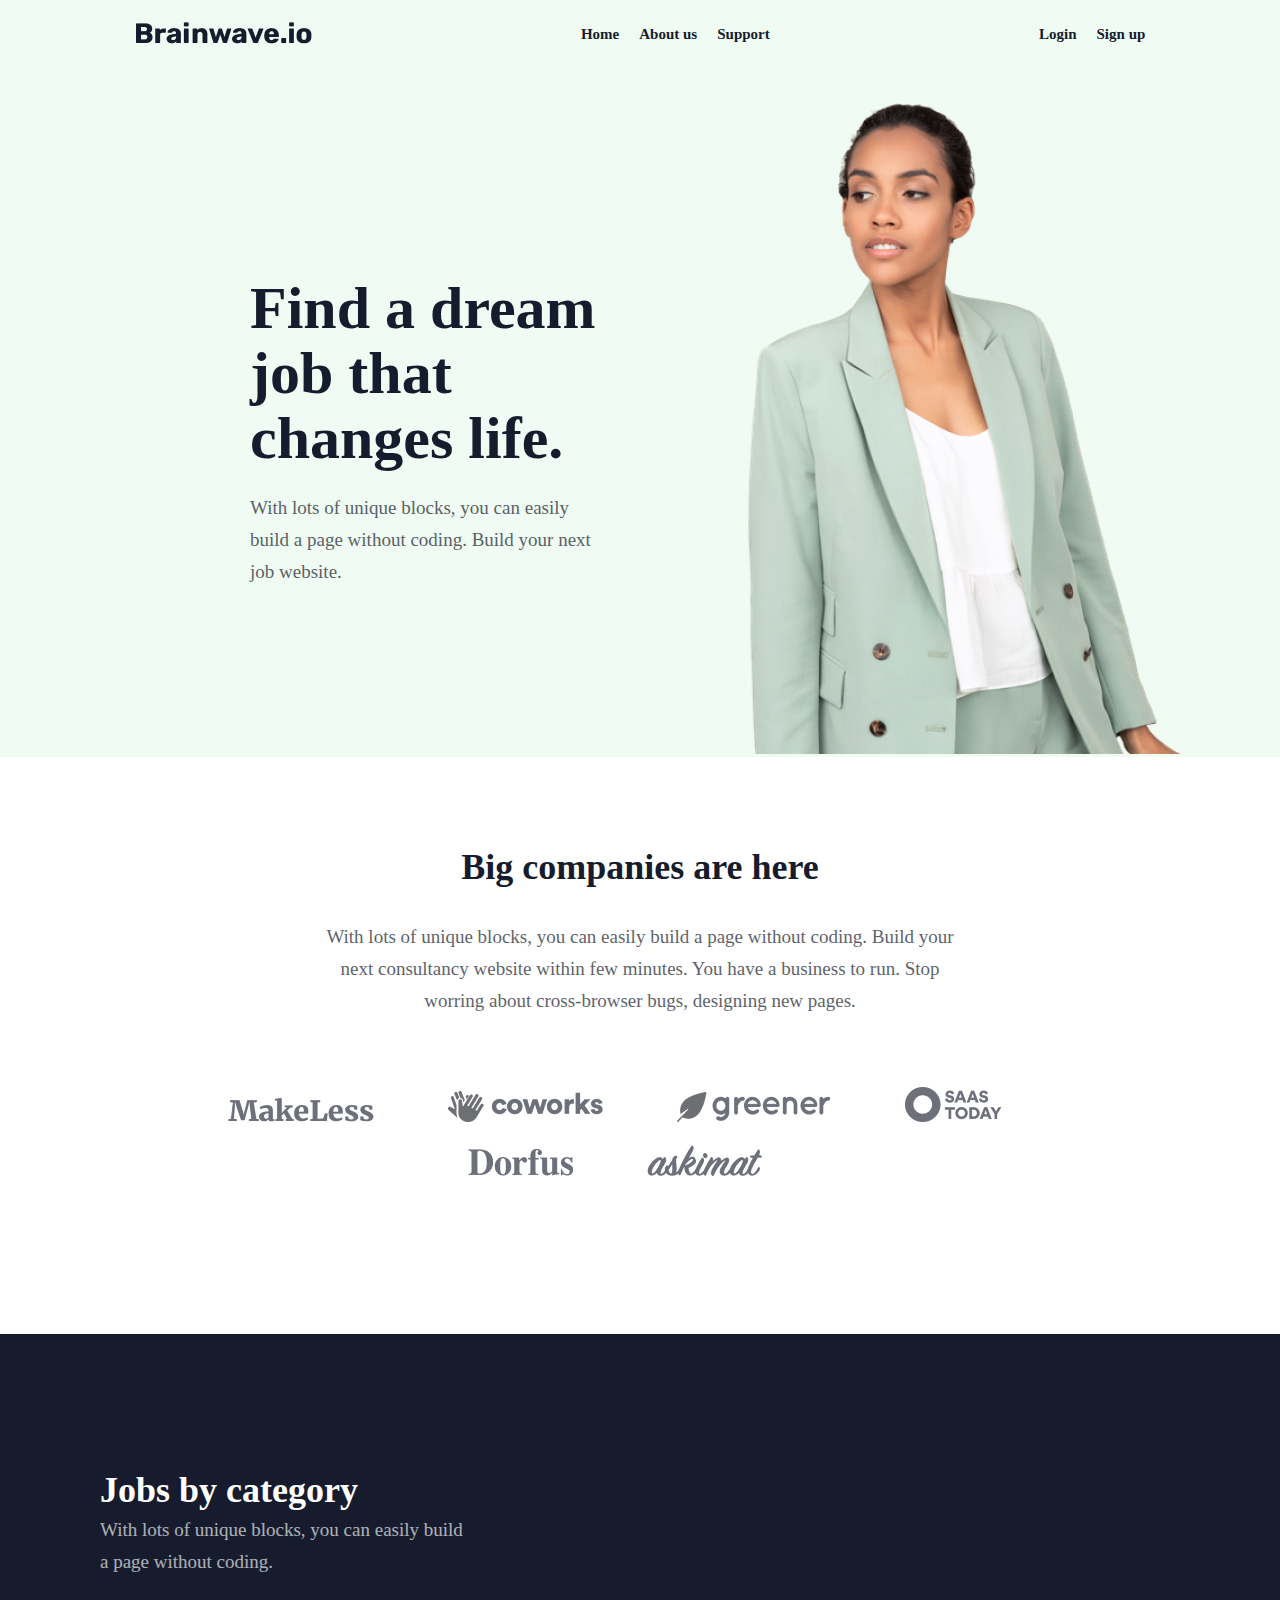
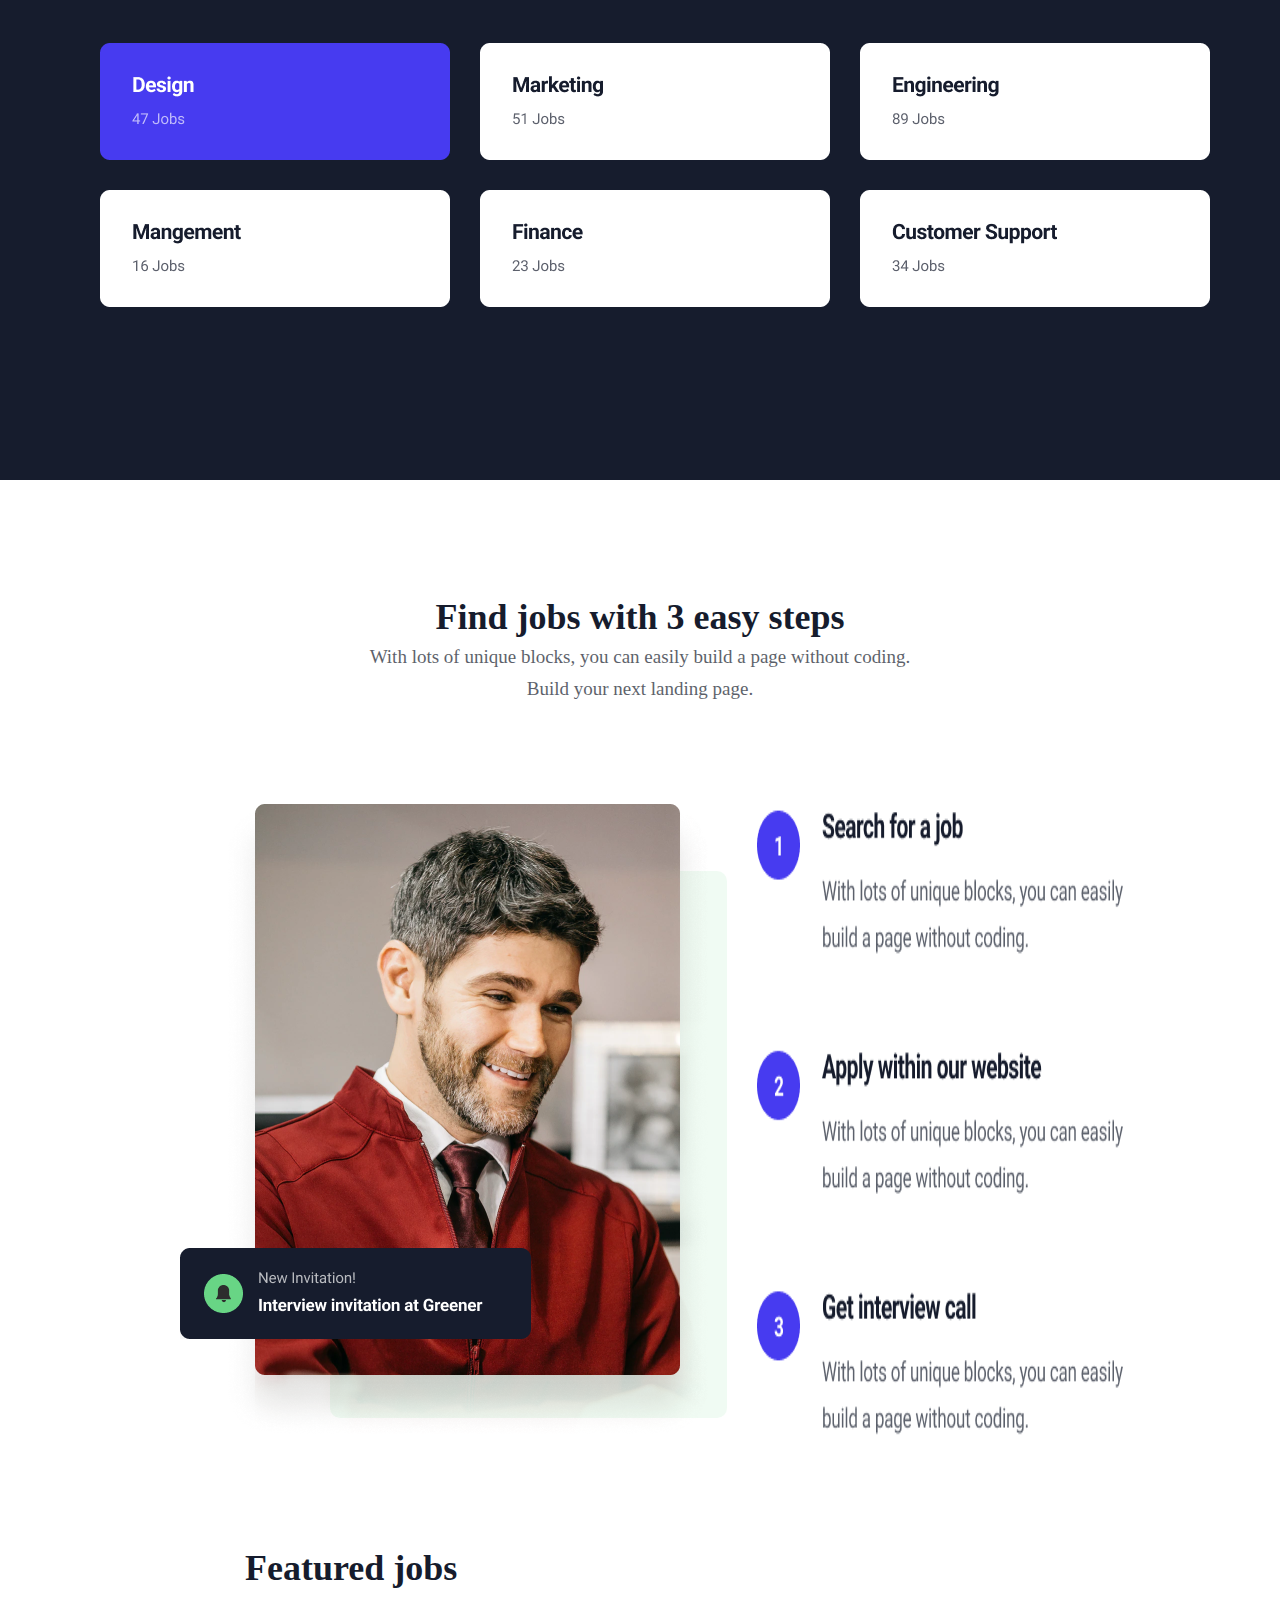
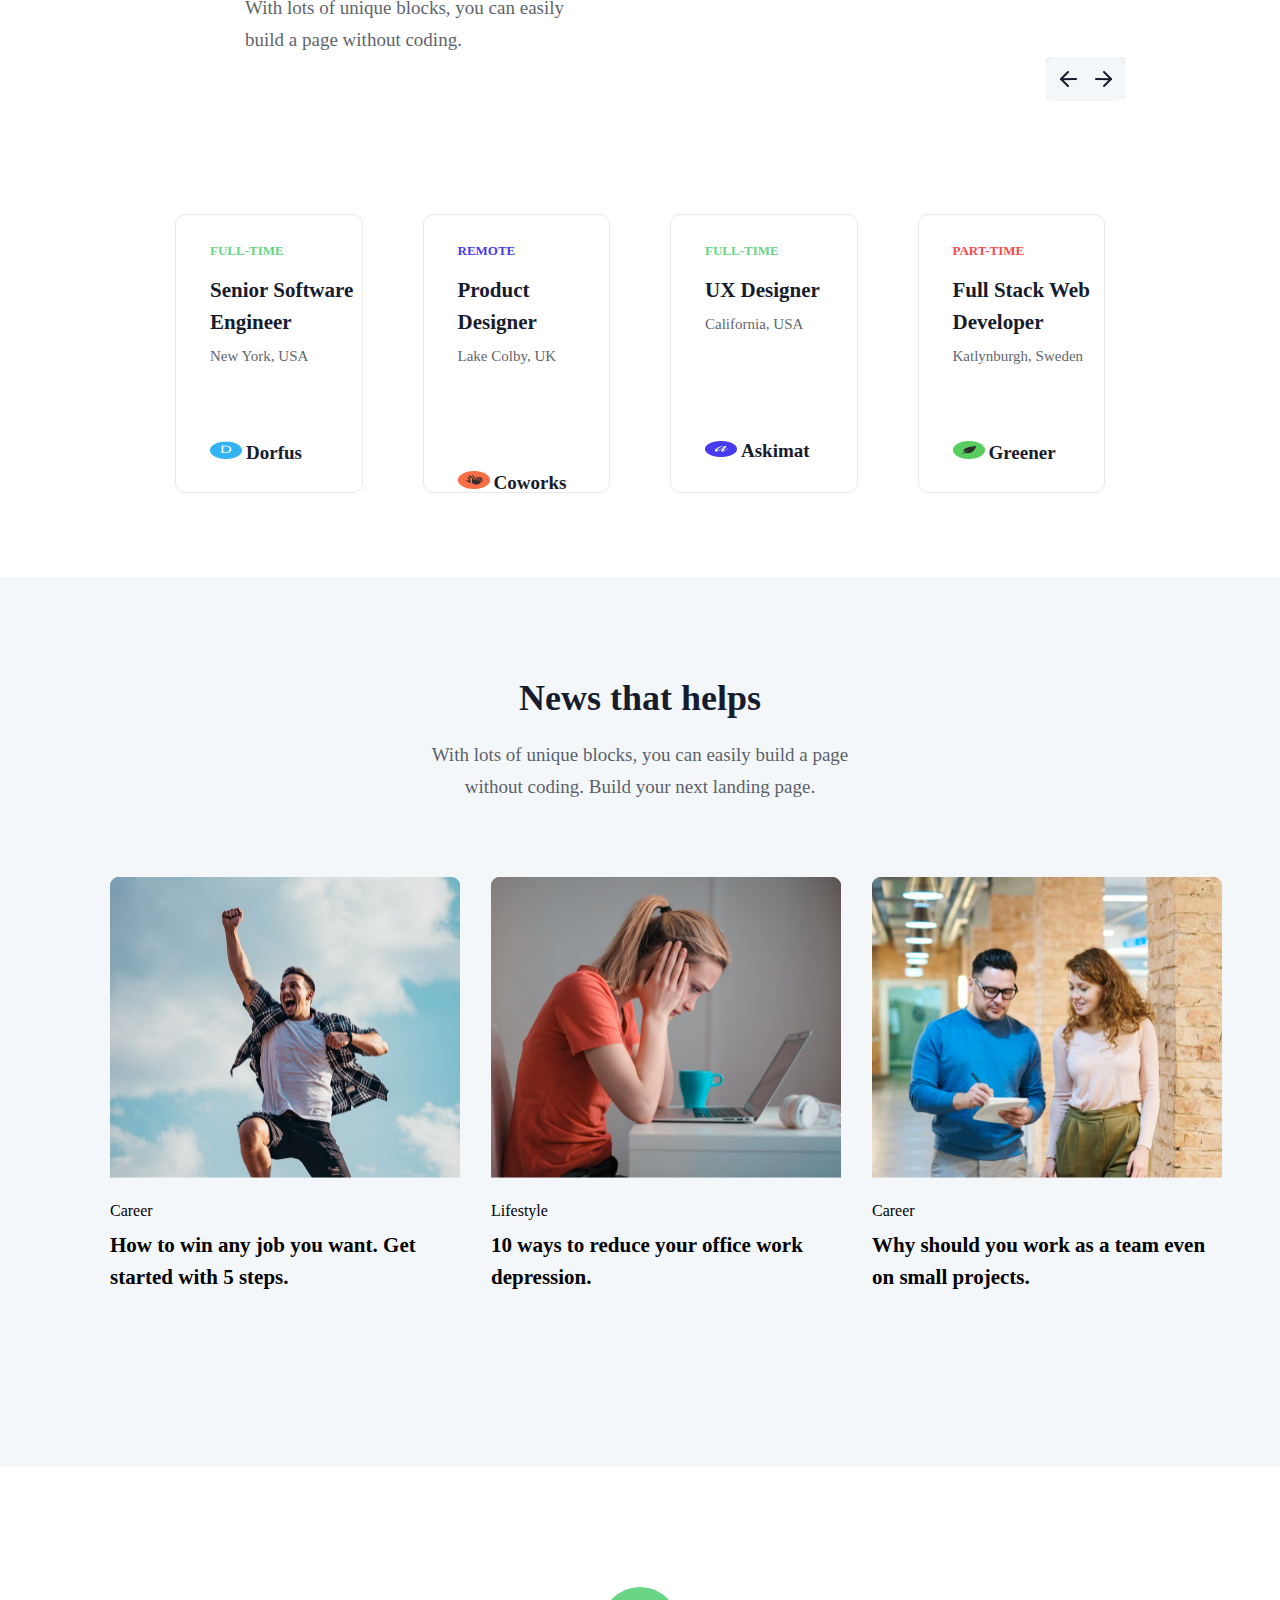
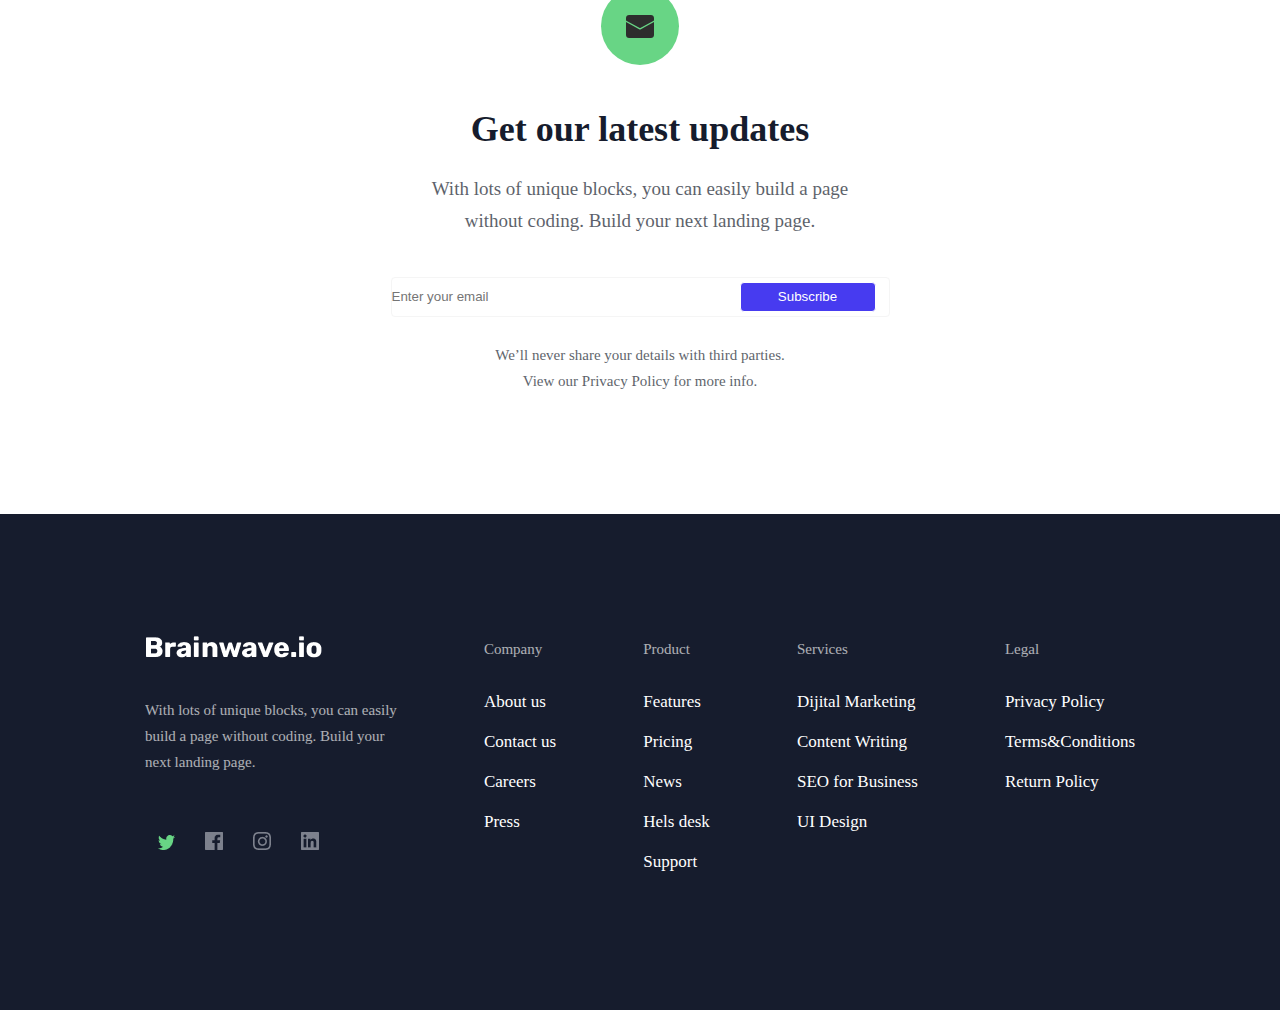
<file: index.html>
<!DOCTYPE html>
<html lang="en">
<head>
    <meta charset="UTF-8">
    <meta name="viewport" content="width=device-width, initial-scale=1.0">
    <title>Document</title>
    <link rel="stylesheet" href="assets/css/reset.css">
    <link rel="stylesheet" href="assets/css/style.css">
    <link rel="preconnect" href="https://fonts.googleapis.com">
<link rel="preconnect" href="https://fonts.gstatic.com" crossorigin>
<link href="https://fonts.googleapis.com/css2?family=Inter:ital,opsz,wght@0,14..32,100..900;1,14..32,100..900&family=Roboto:ital,wght@0,100..900;1,100..900&display=swap" rel="stylesheet">
</head>
<body>
    <header class="header">
        <div class="logo">
            <img src="assets/images/shadepro.png" alt="logo">
        </div>
        <div class="navbar">
            <nav>
                <ul class="navlist">
                    <li class="navitem">
                        <a class="navlink" href="../../index.html">Home</a>
                    </li>
                    <li class="navitem">
                        <a class="navlink" href="assets/pages/about.html">About us</a>
                    </li>
                    <li navitem>
                        <a class="navlink" href="assets/pages/support.html">Support</a>
                    </li>
                </ul>
            </nav>
            
        </div>
        <div class="nav">
           <nav>
                <ul class="nav-list">
                    <li class="nav-item">
                        <a class="navlink" href="assets/pages/login.html">Login</a>
                    </li>
                    <li class="nav-item">
                        <a class="navlink" href="assets/pages/signup.html">Sign up</a>
                    </li>
                </ul>
            </nav>
        </div>
    </header>
    <main>
        <section class="section1">
            <div class="title">
                <h1 class="title1">Find a dream <br> job that <br> changes life.</h1>
                <p class="text">With lots of unique blocks, you can easily <br> build a page without coding. Build your next <br> job website.</p>
            </div>
            <div class="image">
                <img src="assets/images/office.png" alt="img">
            </div>
        </section>
        <section class="section-object">
            <div class="section2">
                <div class="title2">
                    <h2 class="object-title">Big companies are here</h2>
                    <p class="text2">With lots of unique blocks, you can easily build a page without coding. Build your <br> next consultancy website within few minutes. You have a business to run. Stop <br> worring about cross-browser bugs, designing new pages.</p>
                </div>
                <div class="object">
                    <img class="object1" src="assets/images/Object.png" alt="object">
                    <img class="object1" src="assets/images/Object (1).png" alt="object1">
                    <img class="object1" src="assets/images/Object (2).png" alt="object2">
                    <img class="object1" src="assets/images/Object (3).png" alt="object3"><br class="object6">
                    <img class="object1" src="assets/images/Object (4).png" alt="object4">
                    <img class="object1" src="assets/images/Object (5).png" alt="object5">
                </div>
            </div>
        </section>
        <section class="section3">
            <div class="section3-title">
                <h3 class="title3">Jobs by category</h3>
                <p class="text3">With lots of unique blocks, you can easily build <br> a page without coding.</p>
            </div>
            <div class="buttons">
                <img src="assets/images/1.png" alt="btn">
                <img src="assets/images/1 copy.png" alt="btn">
                <img src="assets/images/1 copy 2.png" alt="btn">
                <img src="assets/images/1 copy 5.png" alt="btn">
                <img src="assets/images/1 copy 4.png" alt="btn">
                <img src="assets/images/1 copy 3.png" alt="btn">
            </div>
        </section>
        <section class="section4">
            <div class="section4-title">
                <h4 class="title4">Find jobs with 3 easy steps</h4>
                <p class="text4">With lots of unique blocks, you can easily build a page without coding. <br>Build your next landing page.</p>
            </div>
            <div class="foto-flex">
            <div class="foto">
                <img class="section4-img" src="assets/images/IMG.png" alt="image">
                <div class="box"></div>
                <img class="notification" src="assets/images/Notification 1.png" alt="notification">
            </div>
            <img class="content-right" src="assets/images/Content Right.png" alt="content">
             </div>
            
            <!-- <div class="texts">
                
                <img class="oval" src="assets/images/Group 2.png" alt="oval">
                <div class="group1">
                <p class="group-title">Search for a job</p>
                <p class="group-text">With lots of unique blocks, you can easily <br> build a page without coding. </p>
                </div>
                <img class="oval" src="assets/images/Group 2 (1).png" alt="oval">
                <div class="group2">
                <p class="group-title">Apply within our website</p>
                <p class="group-text">With lots of unique blocks, you can easily <br> build a page without coding. </p>
                </div>
                <img class="oval" src="assets/images/Group 2 (2).png" alt="oval">
                 <div  class="group3">
                <p class="group-title">Get interview call</p>
                <p class="group-text">With lots of unique blocks, you can easily <br> build a page without coding. </p>
                 </div>
            </div> -->
           
        </section>
        <section class="section5">
            <div class="section5-title">
                <h5 class="title5">Featured jobs</h5>
                <p class="text5">With lots of unique blocks, you can easily <br> build a page without coding.</p>
                <button class="btn5"><svg width="79" height="44" viewBox="0 0 79 44" fill="none" xmlns="http://www.w3.org/2000/svg">
<g clip-path="url(#clip0_1_159)">
<rect width="79" height="44" rx="10" fill="#F4F7FA"/>
<path d="M50 22L65 22.2222" stroke="#161C2D" stroke-width="2" stroke-linecap="round" stroke-linejoin="round"/>
<path d="M58 15L65 22L58 29" stroke="#161C2D" stroke-width="2" stroke-linecap="round" stroke-linejoin="round"/>
<path d="M30 22L15 22.2222" stroke="#161C2D" stroke-width="2" stroke-linecap="round" stroke-linejoin="round"/>
<path d="M22 15L15 22L22 29" stroke="#161C2D" stroke-width="2" stroke-linecap="round" stroke-linejoin="round"/>
</g>
<defs>
<clipPath id="clip0_1_159">
<rect width="79" height="44" fill="white"/>
</clipPath>
</defs>
</svg>
</button>
            </div>
            <div class="parent-box">
            <div class="section5-box">
                <div class="boxes5">
                <p class="box-title1">FULL-TIME</p>
                <p class="box-text">Senior Software Engineer</p>
                <p class="region">New York, USA</p>
                <img class="box-img" src="assets/images/Logo.png" alt="Dorfus">
                <span class="box-name">Dorfus</span>
                </div>
            </div>
            <div class="section5-box">
                <div class="boxes5">
                <p class="box-title2">REMOTE</p>
                <p class="box-text">Product Designer</p>
                <p class="region">Lake Colby, UK</p>
                <div class="img-b">
                <img class="box-img" src="assets/images/Logo (1).png" alt="coworks">
                <span class="box-name">Coworks</span>
                </div>
                </div>
            </div>
            <div class="section5-box">
                <div class="boxes5">
                <p class="box-title3">FULL-TIME</p>
                <p class="box-text">UX Designer</p>
                <p class="region">California, USA</p>
                <div class="img-b">
                <img class="box-img" src="assets/images/Logo (2).png" alt="askimat">
                <span class="box-name">Askimat</span>
                </div>
                </div>
            </div>
            <div class="section5-box">
                <div class="boxes5">
                <p class="box-title4">PART-TIME</p>
                <p class="box-text">Full Stack Web Developer</p>
                <p class="region">Katlynburgh, Sweden</p>
                <img class="box-img" src="assets/images/Logo (3).png" alt="greener">
                <span class="box-name">Greener</span>
                </div>
            </div>
            </div>
        </section>
        <section class="section6">
            <div class="section6-title">
                <h6 class="title6">News that helps</h6>
                <p class="text6">With lots of unique blocks, you can easily build a page <br> without coding. Build your next landing page.</p>
            </div>
            <div class="parent-box6"> 
            <div class="section6-box">
                <img class="section6-img" src="assets/images/IMG (1).png" alt="img1">
                <p class="section6-text">Career</p>
                <p class="content6">How to win any job you want. Get started with 5 steps.</p>
            </div>
            <div class="section6-box">
                <img class="section6-img" src="assets/images/Img (2).png" alt="img2">
                <p class="section6-text">Lifestyle</p>
                <p class="content6">10 ways to reduce your office work depression.</p>
            </div>
            <div class="section6-box">
                <img class="section6-img" src="assets/images/IMG (3).png" alt="img3">
                <p class="section6-text">Career</p>
                <p class="content6">Why should you work as a team even on small projects.</p>
            </div>
            </div>
        </section>
        <section class="section7">
            <div class="section7-title">
               <svg class="svg7" width="78" height="78" viewBox="0 0 78 78" fill="none" xmlns="http://www.w3.org/2000/svg">
<circle cx="39" cy="39" r="39" fill="#68D585"/>
<path d="M49.9565 28H28.0435C26.3626 28 25 29.3228 25 30.9545V33.3181C25 33.5344 25.1216 33.7334 25.3171 33.837L38.7084 40.9278C38.8902 41.0241 39.1098 41.0241 39.2916 40.9278L52.6829 33.837C52.8784 33.7334 53 33.5344 53 33.3181V30.9545C53 29.3228 51.6374 28 49.9565 28Z" fill="#2D2D2D"/>
<path d="M39.8747 42.1983C39.3301 42.4969 38.6723 42.4969 38.1277 42.1983L25.014 35L25 35.0092V47.9366C25 49.6285 26.3626 51 28.0435 51H49.9565C51.6374 51 53 49.6285 53 47.9366V35.0092L52.986 35.0006L39.8747 42.1983Z" fill="#2D2D2D"/>
</svg>
              <p class="title7">Get our latest updates</p>
              <p class="text7">With lots of unique blocks, you can easily build a page <br> without coding. Build your next landing page.</p>
              <div class="input-btn">
                <form class="form">
              <input class="input7" type="email" name="email" placeholder="Enter your email">
               <button class="btn7">Subscribe</button>
               </form>
              </div>
              <p class="section7-end">We’ll never share your details with third parties.</p>
                      <p class="section7-end">View our Privacy Policy for more info.</p>
        
            </div>
        </section>
           </main>
           <footer>
        <section class="section8">
            <div class="footer1">
                <img class="footerlogo" src="assets/images/shadepro (1).png" alt="footerlogo">
                <p class="title8">With lots of unique blocks, you can easily <br> build a page without coding. Build your <br> next landing page.</p>
                 <img class="twiter" src="assets/icons/logo-twitter.png" alt="twiter">
                 <img class="twiter" src="assets/icons/logo-facebook.png" alt="facebook">
                 <img class="twiter" src="assets/icons/logo-instagram.png" alt="instagram">
                 <img class="twiter" src="assets/icons/logo-linkedin.png" alt="linkedin">
            </div>
            <div class="list8">
                <p class="section8-list">Company</p>
                <ul class="about-list">
                    <li>About us</li>
                    <li>Contact us</li>
                    <li>Careers</li>
                    <li>Press</li>
                </ul>
            </div>
            <div class="list8">
                <p class="section8-list">Product</p>
                <ul class="about-list">
                    <li>Features</li>
                    <li>Pricing</li>
                    <li>News</li>
                    <li>Hels desk</li>
                    <li>Support</li>
                </ul>
            </div>
            <div class="list8">
                <p class="section8-list">Services</p>
                <ul class="about-list">
                    <li>Dijital Marketing</li>
                    <li>Content Writing</li>
                    <li>SEO for Business</li>
                    <li>UI Design</li>
                </ul>
            </div>
            <div class="list8">
                <p class="section8-list">Legal</p>
                <ul class="about-list">
                    <li>Privacy Policy</li>
                    <li>Terms&Conditions</li>
                    <li>Return Policy</li>
                </ul>
            </div>
        </section>
        </footer>
 
    
</body>
</html>
</file>
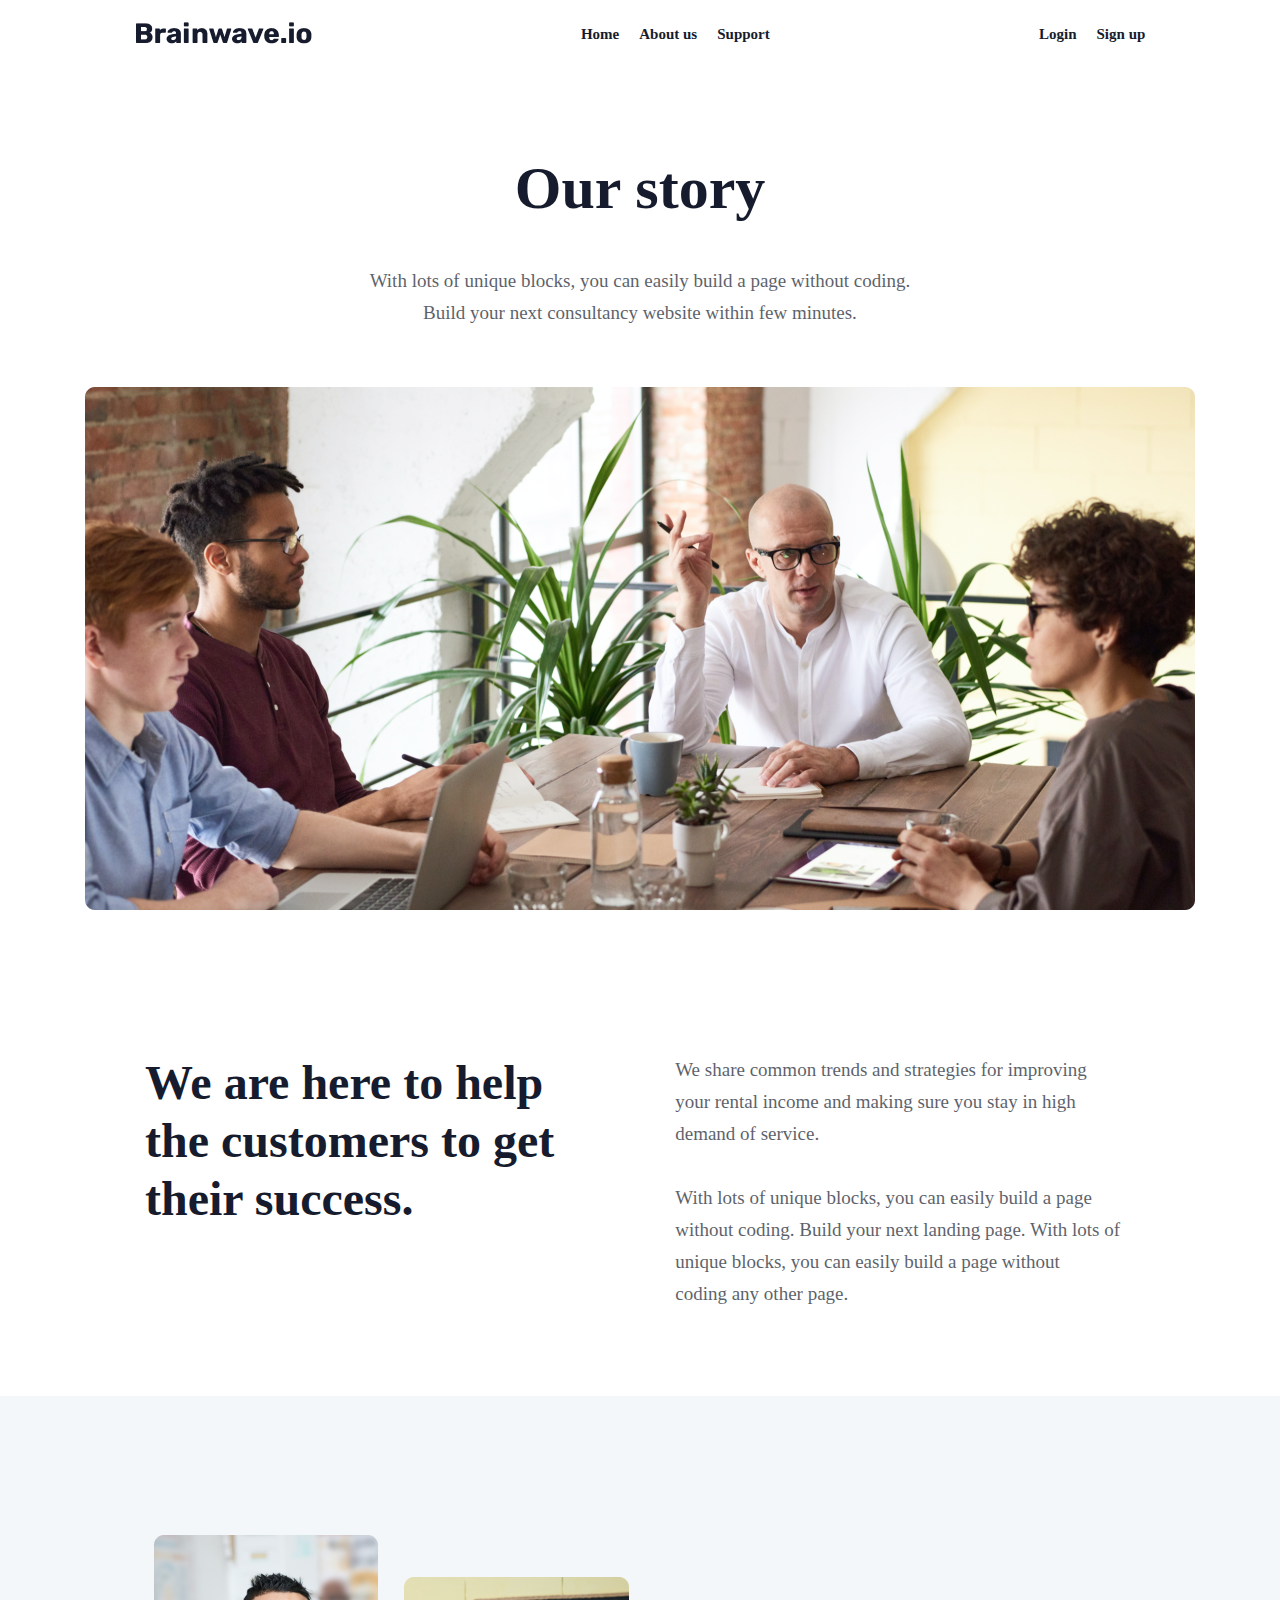
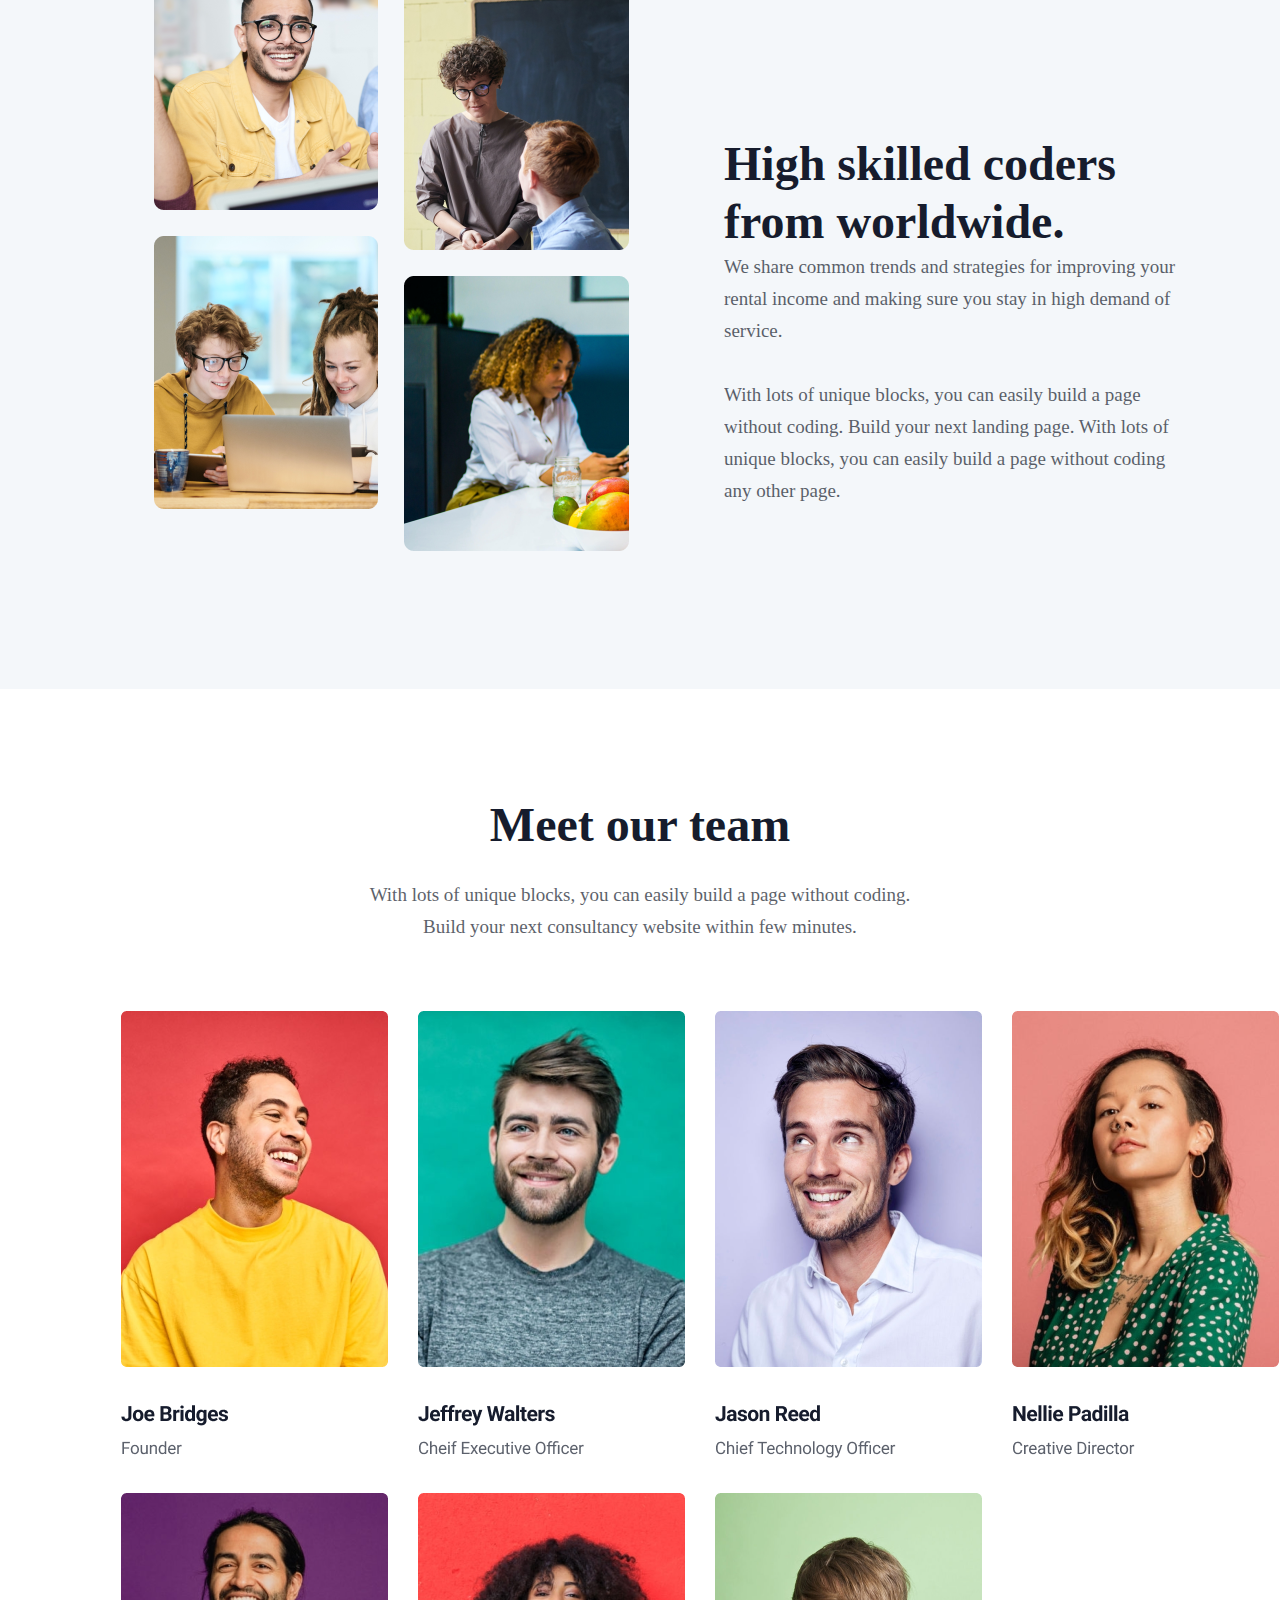
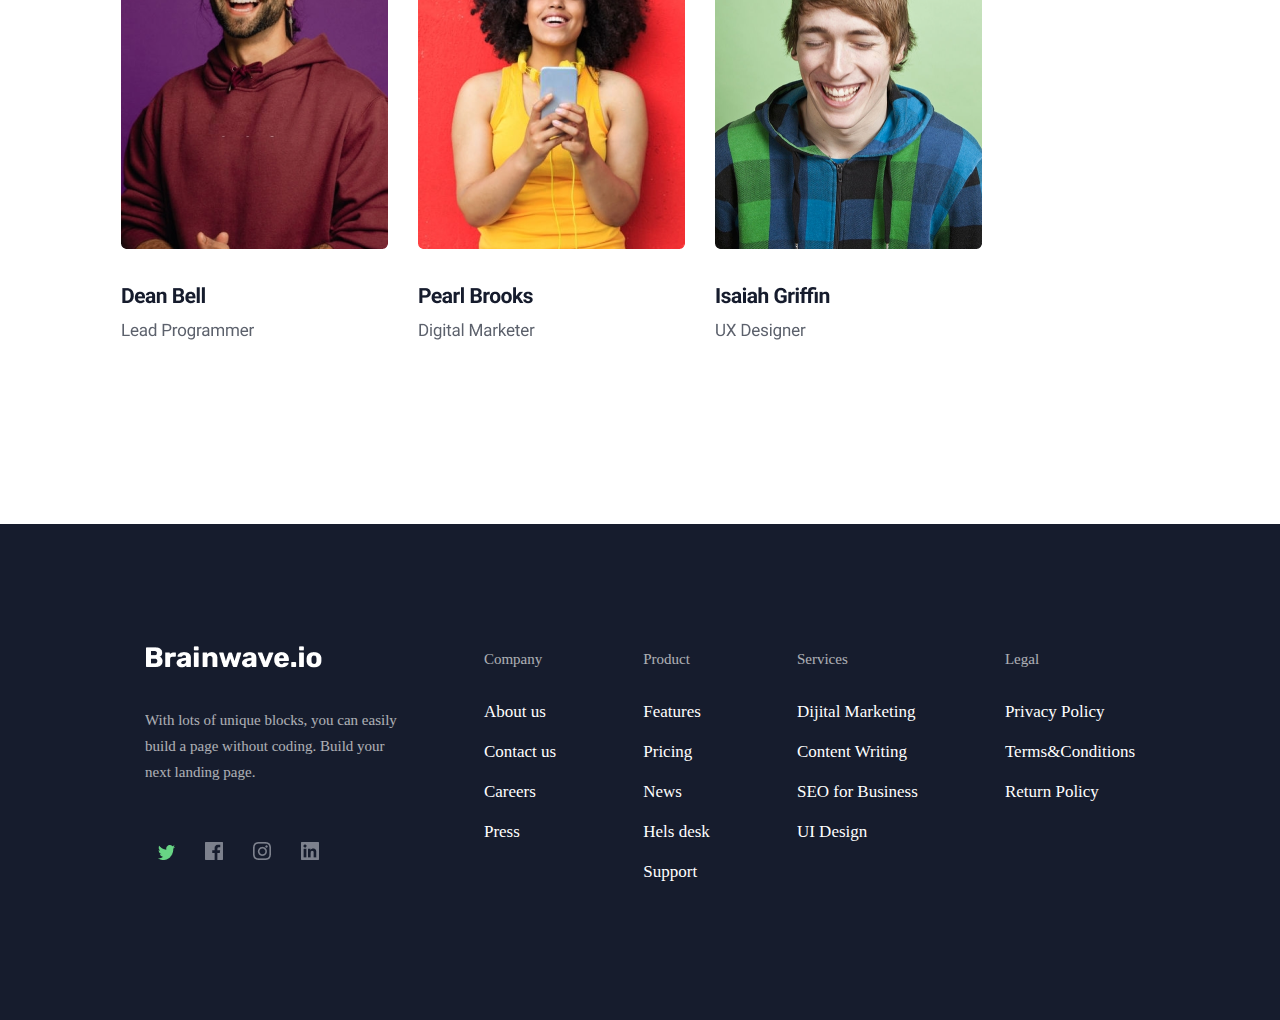
<file: assets/pages/about.html>
<!DOCTYPE html>
<html lang="en">
<head>
    <meta charset="UTF-8">
    <meta name="viewport" content="width=device-width, initial-scale=1.0">
    <title>Document</title>
    <link rel="stylesheet" href="../css/reset.css">
    <link rel="stylesheet" href="../css/about.css">
       <link rel="preconnect" href="https://fonts.googleapis.com">
<link rel="preconnect" href="https://fonts.gstatic.com" crossorigin>
<link href="https://fonts.googleapis.com/css2?family=Inter:ital,opsz,wght@0,14..32,100..900;1,14..32,100..900&family=Roboto:ital,wght@0,100..900;1,100..900&display=swap" rel="stylesheet">
</head>
<body>
    <header class="header" style="background-color: #FFFFFF;">
        <div class="logo">
            <img src="../images/shadepro.png" alt="logo">
        </div>
        <div class="navbar">
            <nav>
                <ul class="navlist">
                    <li class="navitem">
                        <a class="navlink" href="../../index.html">Home</a>
                    </li>
                    <li class="navitem">
                        <a class="navlink" href="../pages/about.html">About us</a>
                    </li>
                    <li navitem>
                        <a class="navlink" href="../pages/support.html">Support</a>
                    </li>
                </ul>
            </nav>
            
        </div>
        <div class="nav">
           <nav>
                <ul class="nav-list">
                    <li class="nav-item">
                        <a class="navlink" href="../pages/login.html">Login</a>
                    </li>
                    <li class="nav-item">
                        <a class="navlink" href="../pages/signup.html">Sign up</a>
                    </li>
                </ul>
            </nav>
        </div>
    </header>
    <main>
        <section class="section1">
            <div class="title">
                <h1 class="section-title">Our story</h1>
                <p class="text">With lots of unique blocks, you can easily build a page without coding. <br> Build your next consultancy website within few minutes.</p>
            </div>
            <div class="section-img">
                <img src="../images/IMG (4).png" alt="img4">
            </div>
        </section>
        <section class="section2">
            <div class="section-title2">
                <h2 class="title2">We are here to help <br> the customers to get <br> their success.</h2>
                <p class="text1">We share common trends and strategies for improving <br> your rental income and making sure you stay in high <br> demand of service. <br><br>

With lots of unique blocks, you can easily build a page <br> without coding. Build your next landing page. With lots of <br> unique blocks, you can easily build a page without <br> coding any other page.</p>
            </div>
        </section>
        <section class="section3">
            <div class="section3-img">
                <img src="../images/IMG (5).png" alt="img5">
            </div>
            <div class="section3-title">
                <h3 class="title3">High skilled coders <br>
from worldwide.</h3>
<p class="text3">We share common trends and strategies for improving your <br> rental income and making sure you stay in high demand of <br> service. <br><br>

With lots of unique blocks, you can easily build a page <br> without coding. Build your next landing page. With lots of <br> unique blocks, you can easily build a page without coding <br> any other page.</p>

            </div>
        </section>
        <section class="section4">
            <div class="section4-title">
                <h4 class="title4">Meet our team</h4>
                <p class="text4">With lots of unique blocks, you can easily build a page without coding. <br> Build your next consultancy website within few minutes.</p>
            </div>
            <div class="person">
                <img src="../images/Person1.png" alt="person1">
                <img src="../images/Person2.png" alt="person2">
                <img src="../images/Person3.png" alt="person3">
                <img src="../images/Person4.png" alt="person4">
                <img src="../images/Person5.png" alt="person5">
                <img src="../images/Person6.png" alt="person6">
                <img src="../images/Person7.png" alt="person7">
            </div>
        </section>
    </main>
     <footer>
        <section class="section8">
            <div class="footer1">
                <img class="footerlogo" src="../images/shadepro (1).png" alt="footerlogo">
                <p class="title8">With lots of unique blocks, you can easily <br> build a page without coding. Build your <br> next landing page.</p>
                 <img class="twiter" src="../icons/logo-twitter.png" alt="twiter">
                 <img class="twiter" src="../icons/logo-facebook.png" alt="facebook">
                 <img class="twiter" src="../icons/logo-instagram.png" alt="instagram">
                 <img class="twiter" src="../icons/logo-linkedin.png" alt="linkedin">
            </div>
            <div class="list8">
                <p class="section8-list">Company</p>
                <ul class="about-list">
                    <li>About us</li>
                    <li>Contact us</li>
                    <li>Careers</li>
                    <li>Press</li>
                </ul>
            </div>
            <div class="list8">
                <p class="section8-list">Product</p>
                <ul class="about-list">
                    <li>Features</li>
                    <li>Pricing</li>
                    <li>News</li>
                    <li>Hels desk</li>
                    <li>Support</li>
                </ul>
            </div>
            <div class="list8">
                <p class="section8-list">Services</p>
                <ul class="about-list">
                    <li>Dijital Marketing</li>
                    <li>Content Writing</li>
                    <li>SEO for Business</li>
                    <li>UI Design</li>
                </ul>
            </div>
            <div class="list8">
                <p class="section8-list">Legal</p>
                <ul class="about-list">
                    <li>Privacy Policy</li>
                    <li>Terms&Conditions</li>
                    <li>Return Policy</li>
                </ul>
            </div>
        </section>
        </footer>
    
</body>
</html>
</file>
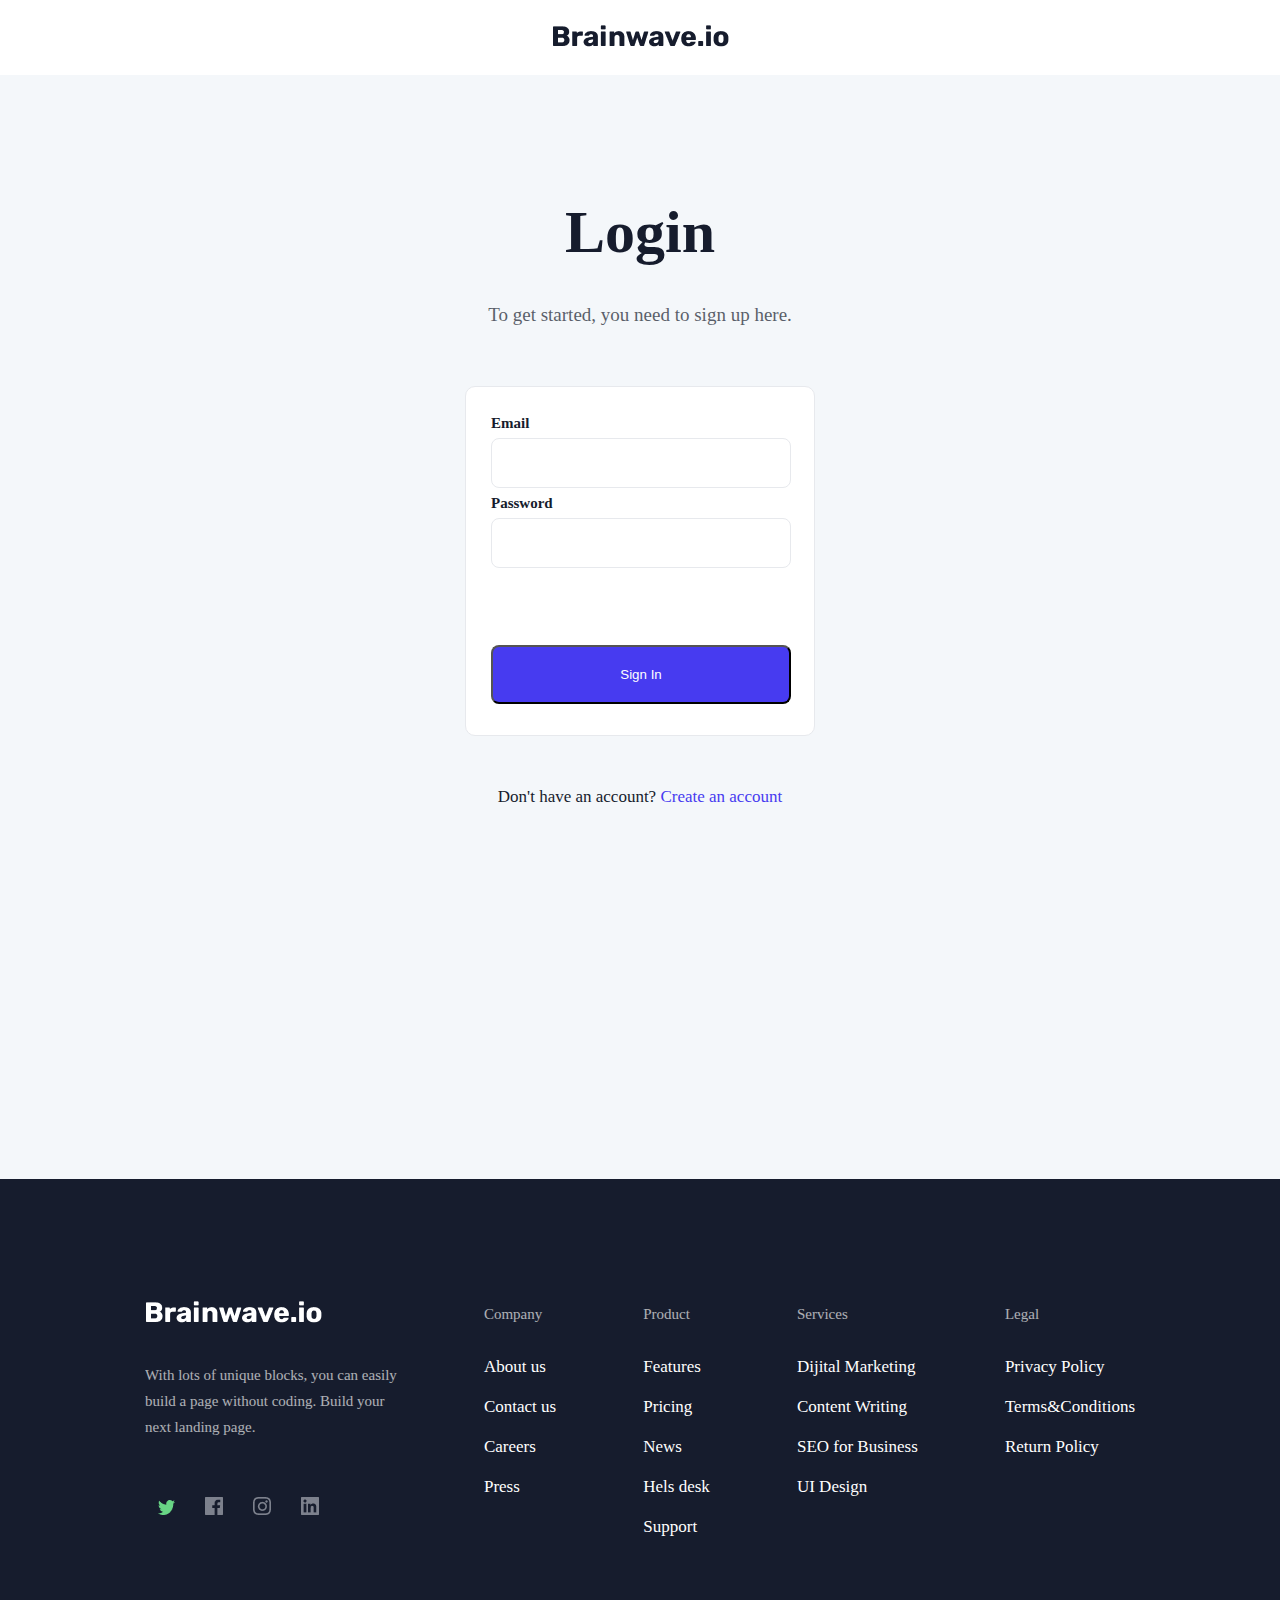
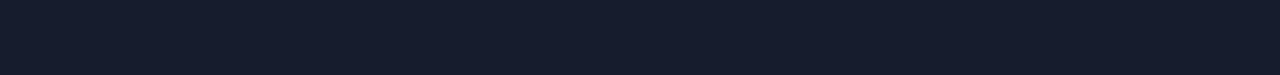
<file: assets/pages/login.html>
<!DOCTYPE html>
<html lang="en">
<head>
    <meta charset="UTF-8">
    <meta name="viewport" content="width=device-width, initial-scale=1.0">
    <title>Document</title>
    <link rel="stylesheet" href="../css/reset.css">
    <link rel="stylesheet" href="../css/about.css">
       <link rel="preconnect" href="https://fonts.googleapis.com">
<link rel="preconnect" href="https://fonts.gstatic.com" crossorigin>
<link href="https://fonts.googleapis.com/css2?family=Inter:ital,opsz,wght@0,14..32,100..900;1,14..32,100..900&family=Roboto:ital,wght@0,100..900;1,100..900&display=swap" rel="stylesheet">
</head>
<body>
    <header>
        <div class="center-img">
             <img src="../images/shadepro.png" alt="logo">
        </div>
    </header>
    <main>
     <section class="sign-section">
            <div class="sign-title">
                <p class="signup-title" >Login</p>
                <p class="sign-text">To get started, you need to sign up here.</p>
            </div>
            <div class="login-form">
                <form class="signup-form">
                    
                    <label class="name" for="email">Email</label><br>
                    <input class="sign-input" type="email" id="email"><br>
                    <label class="name" for="password">Password</label><br>
                    <input class="sign-input" type="password" id="password"><br>
                    

                    <button class="sign-btn">Sign In</button>



                </form>
                 </div>
                 <div>
                <p class="signin-text">
                    Don't have an account?
                    <a class="sign-link" href="../pages/login.html">Create an account</a>
                </p>
                </div>
           
        </section>
        </main>
        <footer>
        <section class="section8">
            <div class="footer1">
                <img class="footerlogo" src="../images/shadepro (1).png" alt="footerlogo">
                <p class="title8">With lots of unique blocks, you can easily <br> build a page without coding. Build your <br> next landing page.</p>
                 <img class="twiter" src="../icons/logo-twitter.png" alt="twiter">
                 <img class="twiter" src="../icons/logo-facebook.png" alt="facebook">
                 <img class="twiter" src="../icons/logo-instagram.png" alt="instagram">
                 <img class="twiter" src="../icons/logo-linkedin.png" alt="linkedin">
            </div>
            <div class="list8">
                <p class="section8-list">Company</p>
                <ul class="about-list">
                    <li>About us</li>
                    <li>Contact us</li>
                    <li>Careers</li>
                    <li>Press</li>
                </ul>
            </div>
            <div class="list8">
                <p class="section8-list">Product</p>
                <ul class="about-list">
                    <li>Features</li>
                    <li>Pricing</li>
                    <li>News</li>
                    <li>Hels desk</li>
                    <li>Support</li>
                </ul>
            </div>
            <div class="list8">
                <p class="section8-list">Services</p>
                <ul class="about-list">
                    <li>Dijital Marketing</li>
                    <li>Content Writing</li>
                    <li>SEO for Business</li>
                    <li>UI Design</li>
                </ul>
            </div>
            <div class="list8">
                <p class="section8-list">Legal</p>
                <ul class="about-list">
                    <li>Privacy Policy</li>
                    <li>Terms&Conditions</li>
                    <li>Return Policy</li>
                </ul>
            </div>
        </section>
        </footer>
    
    
</body>
</html>
</file>
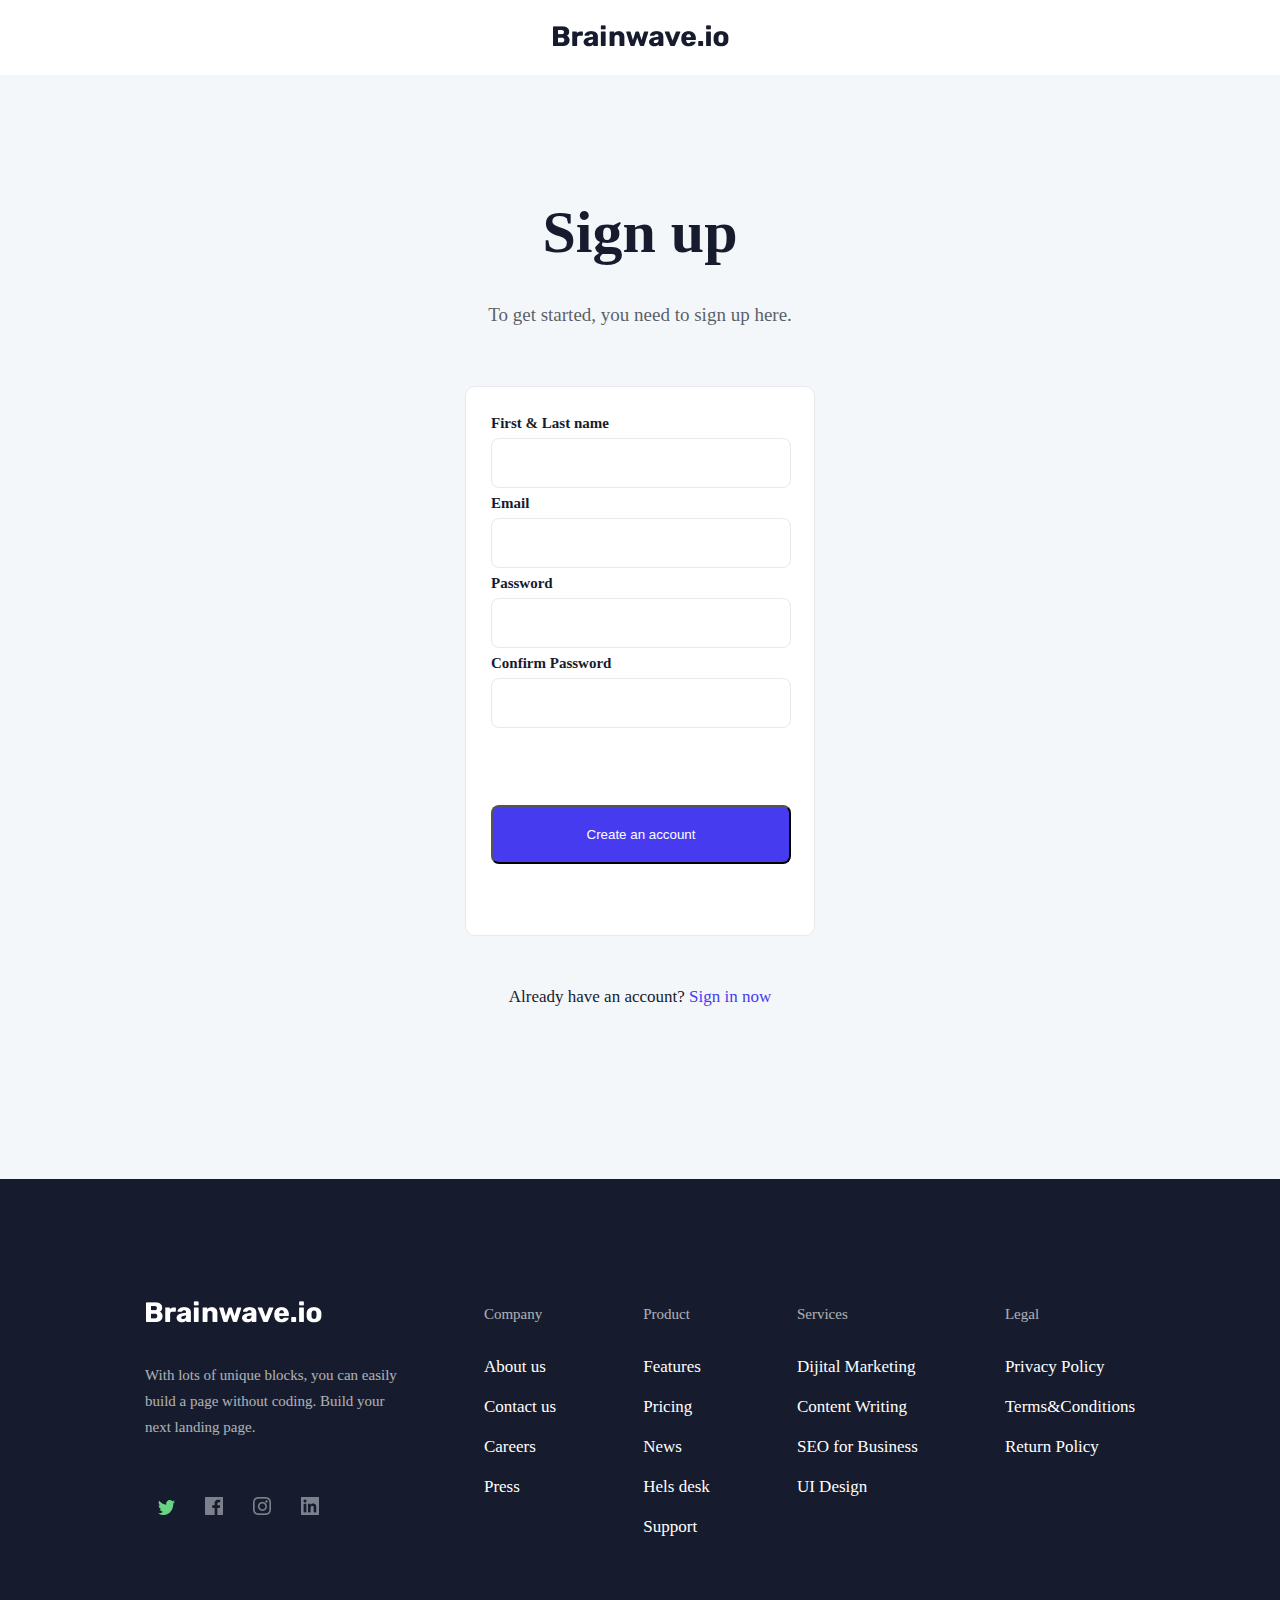
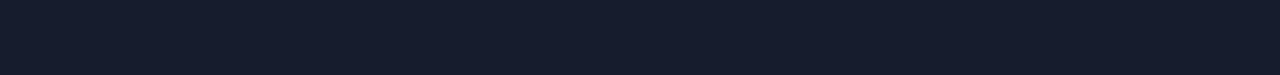
<file: assets/pages/signup.html>
<!DOCTYPE html>
<html lang="en">
<head>
    <meta charset="UTF-8">
    <meta name="viewport" content="width=device-width, initial-scale=1.0">
    <title>Document</title>
    <link rel="stylesheet" href="../css/reset.css">
    <link rel="stylesheet" href="../css/about.css">
       <link rel="preconnect" href="https://fonts.googleapis.com">
<link rel="preconnect" href="https://fonts.gstatic.com" crossorigin>
<link href="https://fonts.googleapis.com/css2?family=Inter:ital,opsz,wght@0,14..32,100..900;1,14..32,100..900&family=Roboto:ital,wght@0,100..900;1,100..900&display=swap" rel="stylesheet">
</head>
<body>
    <header>
        <div class="center-img">
             <img src="../images/shadepro.png" alt="logo">
        </div>
    </header>
    <main>
        <section class="sign-section">
            <div class="sign-title">
                <p class="signup-title" >Sign up</p>
                <p class="sign-text">To get started, you need to sign up here.</p>
            </div>
            <div class="sign-form">
                <form class="signup-form">
                    <label class="name" for="name">First & Last name</label><br>
                    <input class="sign-input" type="text" id="name" ><br>
                    <label class="name" for="email">Email</label><br>
                    <input class="sign-input" type="email" id="email"><br>
                    <label class="name" for="password">Password</label><br>
                    <input class="sign-input" type="password" id="password"><br>
                    <label class="name" for="confirm password">Confirm Password</label><br>
                    <input class="sign-input" type="password" id="confirm password"><br>

                    <button class="sign-btn">Create an account</button>



                </form>
                 </div>
                 <div>
                <p class="signin-text">
                    Already have an account?
                    <a class="sign-link" href="../pages/login.html">Sign in now</a>
                </p>
                </div>
           
        </section>
    </main>
    <footer>
        <section class="section8">
            <div class="footer1">
                <img class="footerlogo" src="../images/shadepro (1).png" alt="footerlogo">
                <p class="title8">With lots of unique blocks, you can easily <br> build a page without coding. Build your <br> next landing page.</p>
                 <img class="twiter" src="../icons/logo-twitter.png" alt="twiter">
                 <img class="twiter" src="../icons/logo-facebook.png" alt="facebook">
                 <img class="twiter" src="../icons/logo-instagram.png" alt="instagram">
                 <img class="twiter" src="../icons/logo-linkedin.png" alt="linkedin">
            </div>
            <div class="list8">
                <p class="section8-list">Company</p>
                <ul class="about-list">
                    <li>About us</li>
                    <li>Contact us</li>
                    <li>Careers</li>
                    <li>Press</li>
                </ul>
            </div>
            <div class="list8">
                <p class="section8-list">Product</p>
                <ul class="about-list">
                    <li>Features</li>
                    <li>Pricing</li>
                    <li>News</li>
                    <li>Hels desk</li>
                    <li>Support</li>
                </ul>
            </div>
            <div class="list8">
                <p class="section8-list">Services</p>
                <ul class="about-list">
                    <li>Dijital Marketing</li>
                    <li>Content Writing</li>
                    <li>SEO for Business</li>
                    <li>UI Design</li>
                </ul>
            </div>
            <div class="list8">
                <p class="section8-list">Legal</p>
                <ul class="about-list">
                    <li>Privacy Policy</li>
                    <li>Terms&Conditions</li>
                    <li>Return Policy</li>
                </ul>
            </div>
        </section>
        </footer>
    
</body>
</html>
</file>
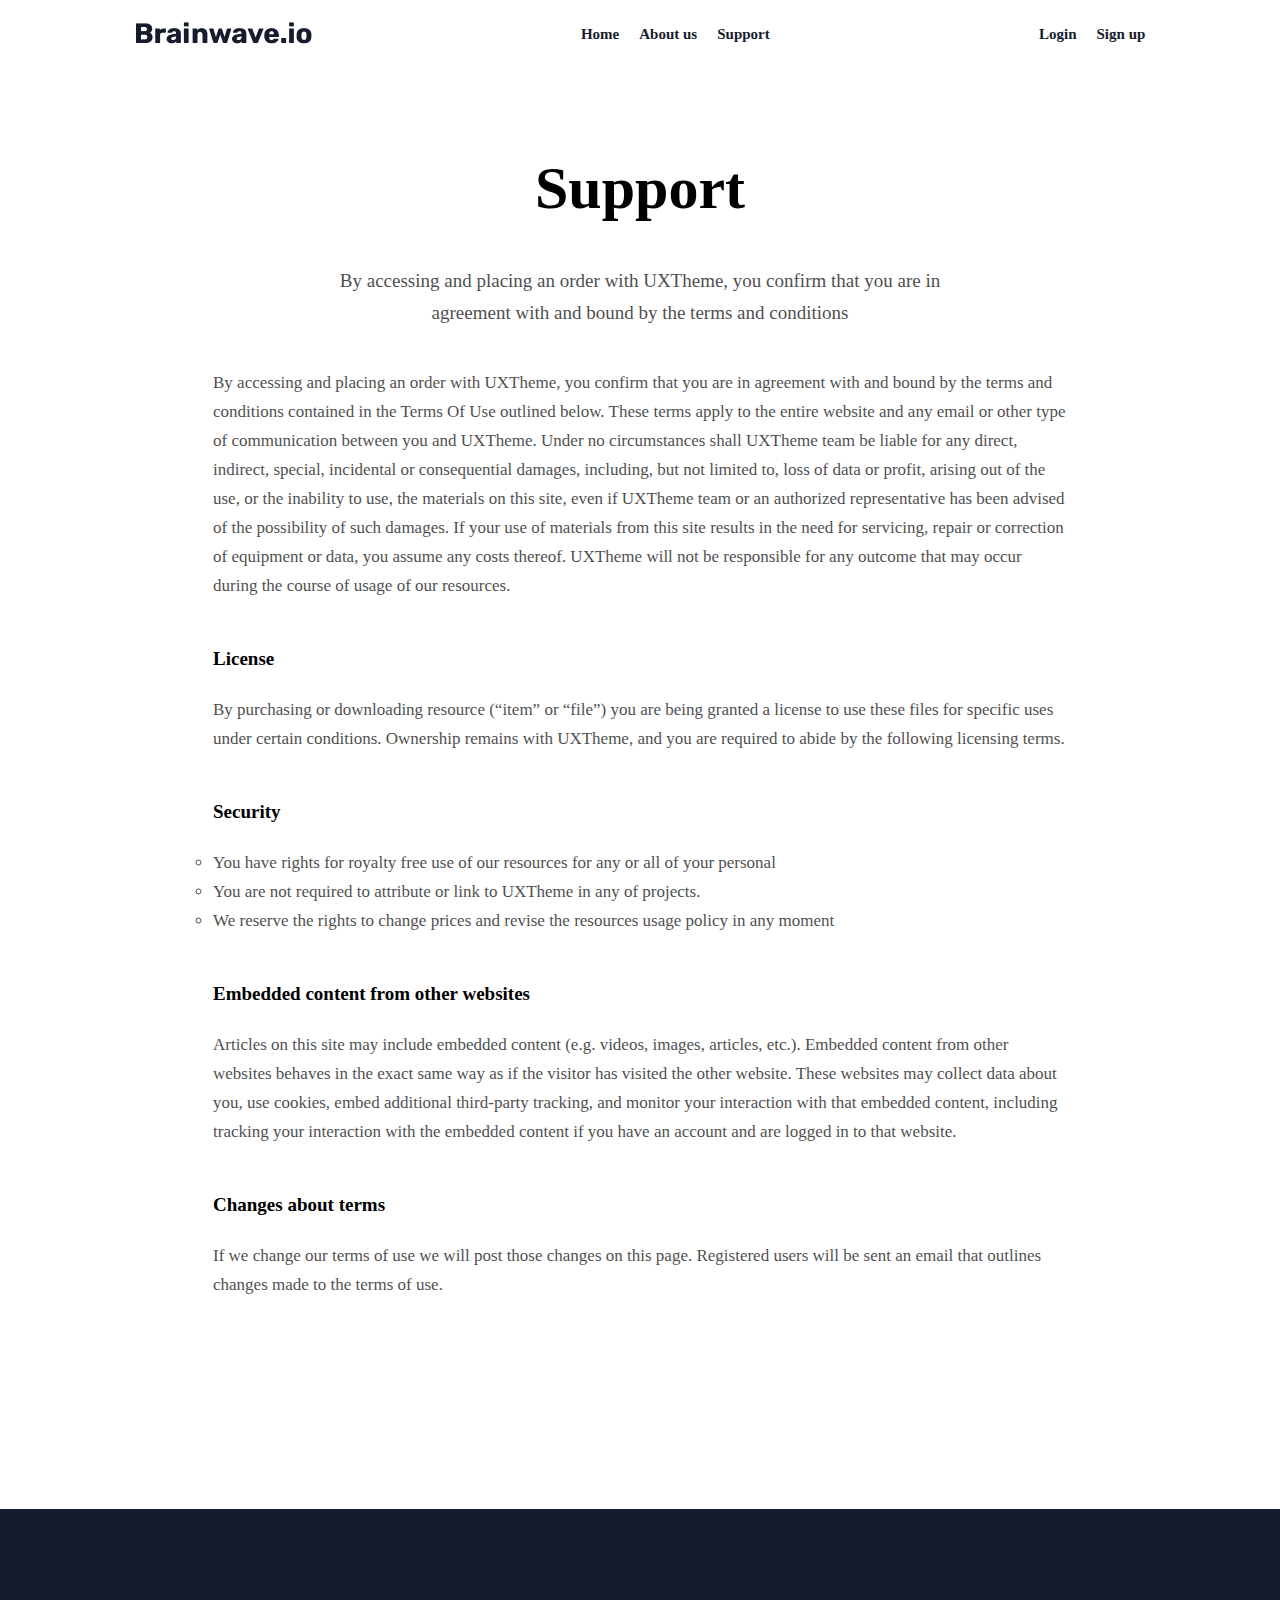
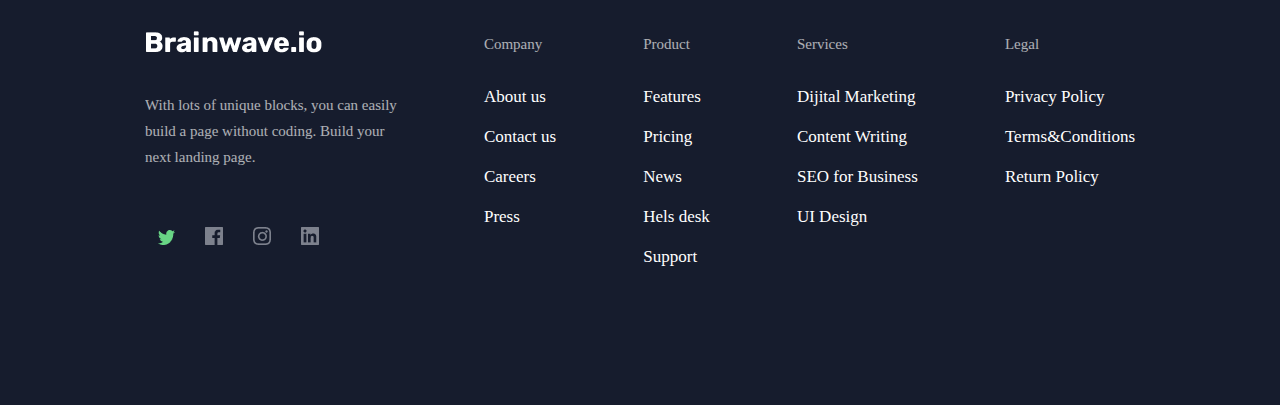
<file: assets/pages/support.html>
<!DOCTYPE html>
<html lang="en">
<head>
    <meta charset="UTF-8">
    <meta name="viewport" content="width=device-width, initial-scale=1.0">
    <title>Document</title>
    <link rel="stylesheet" href="../css/reset.css">
    <link rel="stylesheet" href="../css/style.css">
    <link rel="preconnect" href="https://fonts.googleapis.com">
<link rel="preconnect" href="https://fonts.gstatic.com" crossorigin>
<link href="https://fonts.googleapis.com/css2?family=Inter:ital,opsz,wght@0,14..32,100..900;1,14..32,100..900&family=Roboto:ital,wght@0,100..900;1,100..900&display=swap" rel="stylesheet">
</head>
<body>
    <header class="header" style="background-color: #FFFFFF;">
        <div class="logo">
            <img src="../images/shadepro.png" alt="logo">
        </div>
        <div class="navbar">
            <nav>
                <ul class="navlist">
                    <li class="navitem">
                        <a class="navlink" href="../../index.html">Home</a>
                    </li>
                    <li class="navitem">
                        <a class="navlink" href="../pages/about.html">About us</a>
                    </li>
                    <li navitem>
                        <a class="navlink" href="assets/pages/support.html">Support</a>
                    </li>
                </ul>
            </nav>
            
        </div>
        <div class="nav">
           <nav>
                <ul class="nav-list">
                    <li class="nav-item">
                        <a class="navlink" href="../pages/login.html">Login</a>
                    </li>
                    <li class="nav-item">
                        <a class="navlink" href="../pages/signup.html">Sign up</a>
                    </li>
                </ul>
            </nav>
        </div>
    </header>
    <main>
    <section class="Support-section">
        <div class="support-title">
            <h1 class="support">Support</h1>
            <p class="support-text">By accessing and placing an order with UXTheme, you confirm that you are in <br> agreement with and bound by the terms and conditions</p>
       <div class="parent-content">
            <p class="support-content">By accessing and placing an order with UXTheme, you confirm that you are in agreement with and bound by the terms and conditions contained in the Terms Of Use outlined below. These terms apply to the entire website and any email or other type of communication between you and UXTheme. Under no circumstances shall UXTheme team be liable for any direct, indirect, special, incidental or consequential damages, including, but not limited to, loss of data or profit, arising out of the use, or the inability to use, the materials on this site, even if UXTheme team or an authorized representative has been advised of the possibility of such damages. If your use of materials from this site results in the need for servicing, repair or correction of equipment or data, you assume any costs thereof. UXTheme will not be responsible for any outcome that may occur during the course of usage of our resources.</p>
        <p class="license">License</p>
        <p class="support-content">By purchasing or downloading resource (“item” or “file”) you are being granted a license to use these files for specific uses under certain conditions. Ownership remains with UXTheme, and you are required to abide by the following licensing terms.</p>
<p class="license">Security</p>
<ul class="support-content-list">
    <li>You have rights for royalty free use of our resources for any or all of your personal</li>
    <li>You are not required to attribute or link to UXTheme in any of projects.</li>
    <li>We reserve the rights to change prices and revise the resources usage policy in any moment</li>
</ul>
<p class="license">Embedded content from other websites</p>
<p class="support-content">Articles on this site may include embedded content (e.g. videos, images, articles, etc.). Embedded content from other websites behaves in the exact same way as if the visitor has visited the other website.

These websites may collect data about you, use cookies, embed additional third-party tracking, and monitor your interaction with that embedded content, including tracking your interaction with the embedded content if you have an account and are logged in to that website.</p>
    <p class="license">Changes about terms</p>
    <p class="support-content-end">If we change our terms of use we will post those changes on this page. Registered users will be sent an email that outlines changes made to the terms of use.</p>
</div>
</div>
    </section>
    </main>
    <footer>
        <section class="section8">
            <div class="footer1">
                <img class="footerlogo" src="../images/shadepro (1).png" alt="footerlogo">
                <p class="title8">With lots of unique blocks, you can easily <br> build a page without coding. Build your <br> next landing page.</p>
                 <img class="twiter" src="../icons/logo-twitter.png" alt="twiter">
                 <img class="twiter" src="../icons/logo-facebook.png" alt="facebook">
                 <img class="twiter" src="../icons/logo-instagram.png" alt="instagram">
                 <img class="twiter" src="../icons/logo-linkedin.png" alt="linkedin">
            </div>
            <div class="list8">
                <p class="section8-list">Company</p>
                <ul class="about-list">
                    <li>About us</li>
                    <li>Contact us</li>
                    <li>Careers</li>
                    <li>Press</li>
                </ul>
            </div>
            <div class="list8">
                <p class="section8-list">Product</p>
                <ul class="about-list">
                    <li>Features</li>
                    <li>Pricing</li>
                    <li>News</li>
                    <li>Hels desk</li>
                    <li>Support</li>
                </ul>
            </div>
            <div class="list8">
                <p class="section8-list">Services</p>
                <ul class="about-list">
                    <li>Dijital Marketing</li>
                    <li>Content Writing</li>
                    <li>SEO for Business</li>
                    <li>UI Design</li>
                </ul>
            </div>
            <div class="list8">
                <p class="section8-list">Legal</p>
                <ul class="about-list">
                    <li>Privacy Policy</li>
                    <li>Terms&Conditions</li>
                    <li>Return Policy</li>
                </ul>
            </div>
        </section>
        </footer>
 

</body>
</html>
</file>
<file: assets/css/style.css>
* {
    margin: 0;
    padding: 0;
    box-sizing: border-box;
}
:root {
    --font-size:17px;
    --footercolor: #FFFFFF;
    --box-font: 21px;
    --box-color: #473BF0;
    --font-family: "Roboto, sans-serif"


}
body {
     font-family: var(--font-family);
}
.header {
    display: flex;
    justify-content: space-around;
    align-items: center;
    background-color: #68D5851A;
    padding-top: 21px;
   
    
}
.navlist {
    display: flex;
     font-family: var(--font-family);
    font-size: 15px;
    font-weight: 700;
    line-height: 26px;
    gap: 20px;
  

   
}
.nav-list {
    display: flex;
    font-family: var(--font-family);
    font-size: 15px;
    font-weight: 700;
    line-height: 26px;
    gap: 20px;

}
.navlink {
      color: #161C2D;
}
.navlink:hover {
    color: firebrick;
    cursor: pointer;
}
.section1 {
    display: flex;
      background-color: #68D5851A;
      gap: 50px;
      height: 710px;
}
.title {
    /* flex-basis: 50%; */
    padding-left: 250px;
    padding-top: 229px;
  
    
}
.title1 {
    font-family: var(--font-family);
    font-weight: 700;
    font-size: 60px;
    line-height: 65px;
    color: #161C2D;
    padding-bottom: 21px;

    
}
.text {
    font-family: var(--font-family);
    font-weight: 400;
    font-size: 19px;
    line-height: 32px;
    color: #161C2D;
    opacity: 70%;

}
.image {
    width: 481px;
    height: 685px;
    /* flex-basis: 50%; */
    padding-top: 56px;
    margin-left: 100px;
   
}
.section2 {
    height: 577px;
    display: flex;
    justify-content: center;
    flex-direction: column;
    
}
.object-title {
    font-weight: 700;
    font-size: 36px;
    line-height: 48px;
    color: #161C2D;
    text-align: center;
    padding-bottom: 30px;
}
.text2 {
    font-weight: 400;
    font-size: 19px;
    line-height: 32px;
    color: #161C2D;
    opacity: 70%;
    text-align: center;
}
.object {
    text-align: center;
    padding: 60px; 
   
   
}
.object1 {
    padding-right: 50px;
    margin: 10px;
}
.section3 {
    background-color: #161C2D;
    height: 746px;
}
.section3-title {
    color: var(--footercolor);
    padding-top: 132px;
    padding-left: 100px;

}
.title3 {
    font-weight: 700;
    font-size: 36px;
    line-height: 48px;
   
}
.text3 {
    opacity: 65%;
    font-weight: 400;
    font-size: 19px;
    line-height: 32px;
}
.buttons {
    display: flex;
    flex-wrap: wrap;
    gap: 30px;
    margin-top: 65px;
    margin-left: 100px;    
}
.section4 {
    height: 956.5px;
}
.title4 {
    font-weight: 700;
    font-size: 36px;
    line-height: 48px;
    color: #161C2D;
}
.text4 {
    font-weight: 400;
    font-size: 19px;
    line-height: 32px;
    color: #161C2D;
    opacity: 70%;
}
.section4-title {
    text-align: center;
    padding-top: 113px;
}
.foto-flex {
    display: flex;
    padding-top: 96px;
    
}
.section4-img {
    padding-left: 221px;
    position: absolute; 
    z-index: 2;
  
}
.box {
    width: 397px;
    height: 547px;
    border-radius: 10px;
    opacity: 9.86%;
    background-color: #68D585;
    position: relative;
    z-index: 1;
    right: -330px;
    bottom: -70px;
    margin-right: 360px;
}
.notification {
    position: relative;
    z-index: 3;
    top: -100px;
    right: -180px;
  
}
.texts {
   padding-top: 70px;
   padding-bottom: 50px;
   width: 404px;
   height: 400px;
   
   
   
   
   

   
    
}
.group1 {
    margin-right: 70px;
    
    padding-left: 70px;
    
    
}
.group2 {
      margin-right: 70px;
    
    padding-left: 70px;
    

}
.group3 {
      margin-right: 70px;
    
    padding-left: 70px;
    
}

.group-title {
    font-weight: 700;
    font-size: 21px;
    line-height: 32px;
    color: #161C2D;
    padding-bottom: 10px;
    
    
    

}
.group-text {
    opacity: 70%;
    font-weight: 400;
    font-size: var(--font-size);
    line-height: 29px;
    color: #161C2D;
}
.oval {
    /* margin-top: 100px;
    margin-right: 10px; */
    
    

}
.section5 {
    height: 740px; 

}
.title5 {
    font-weight: 700;
    font-size: 36px;
    line-height: 48px;
    color: #161C2D;
}
.text5 {
    opacity: 70%;
    font-weight: 400;
    font-size: 19px;
    line-height: 32px;
    color: #161C2D;

}
.section5-title {
    padding-top: 107px;
    padding-left: 245px;
    
   
}
.btn5 {
   border: 1px solid white;
   border-radius: 4px;
   height: 44px;
   margin-left: 800px;

}
.section5-box {
    width: 255px;
    height: 279px;
    border-radius: 10px;
    border: 1px solid #E7E9ED;
    display: flex;
 
    margin: 30px;
    
   
   
    
   
}
.box-title1 {
    font-weight: 700;
    font-size: 13px;
    line-height: 100%;
    color: #68D585;
    padding-bottom: 17px;
   
}
.box-title2 {
     font-weight: 700;
    font-size: 13px;
    line-height: 100%;
    color:  #473BF0;
    padding-bottom: 17px;
    
}
.box-title3 {
    font-weight: 700;
    font-size: 13px;
    line-height: 100%;
    color: #68D585;
    padding-bottom: 17px;
    

}
.box-title4 {
    font-weight: 700;
    font-size: 13px;
    line-height: 100%;
    color: #F64B4B;
    padding-bottom: 17px;
    
}
.boxes5 {
     padding-top: 29px;
    padding-left: 34px;
   

   
    
    
}
.box-text {
    font-weight: 700;
    font-size: 21px;
    line-height: 32px;
    color: #161C2D;
    padding-bottom: 5px;
}
.region {
    opacity: 70%;
    font-weight: 400;
    font-size: 15px;
    line-height: 26px;
    color: #161C2D;
    padding-bottom: 57px;
}
.box-img {
    width: 32px;
    height: 33px;
     margin-right: 10px;
     margin: 0 auto;
      padding-top: 15px;
    
    
     
     
}
.box-name {
    font-weight: 700;
    font-size: 19px;
    line-height: 32px;
    color: #161C2D;
    margin: 0 auto;
     padding-top: 15px;
   
   
   
}
.img-b {
    padding-top: 30px;
}
.parent-box {
    display: flex;
    padding: 80px 145px;
}
.section6 {
    height: 890px;
    background-color: #F4F7FA;
    
}
.title6 {
    font-weight: 700;
    font-size: 36px;
    line-height: 48px;
    color: #161C2D;
    padding-bottom: 17px;
}
.text6 {
    opacity: 70%;
    font-weight: 400;
    font-size: 19px;
    line-height: 32px;
    color: #161C2D;
}
.section6-title {
    text-align: center;
    padding-top: 97px;

}
.section6-text {
    padding-top: 22px;
    padding-bottom: 10px;
}
.section6-box {
    width: 350px;
    height: 450px;
    border-radius: 10px;
    border: 1 px solid #FFFFFF;
}
.section6-img {
    width: 350px;
    height: 301px;
}
.content6 {
    font-weight: 700;
    font-size: 21px;
    line-height: 32px;
}
.parent-box6 {
    display: flex;
    gap: 31px;
    padding-left: 110px;
    padding-top: 74px;
    
}
.section7 {
    /* width: 502px;
    height: 431px; */
    display: flex;
    flex-direction: column;
    justify-content: center;
    align-items: center;
    padding-bottom: 120px;
    
}
.section7-title {
    display: flex;
    justify-content: center;
    align-items: center;
    flex-direction: column;
    padding-top: 120px;
    
}
.svg7 {
    width: 78px;
    height: 78px;
    text-align: center;
    
    
}
.title7 {
    font-weight: 700;
    font-size: 36px;
    line-height: 48px;
    color: #161C2D;
    padding-top: 40px;
    padding-bottom: 20px;

}
.text7 {
    opacity: 70%;
    font-weight: 400;
    font-size: 19px;
    line-height: 32px;
    color: #161C2D;
    padding-bottom: 40px;
    text-align: center;
}
.input7 {
   width: 499px;
   height: 40px;
   border: 1px solid whitesmoke;
   border-radius: 4px;
   position: relative;
   z-index: 1;
   
   
   
}
.btn7 {
   height: 30px;
   width: 136px;
   background-color: #473BF0;
   color: white;
   border: 1px solid white;
   border-radius: 4px;
   position: absolute;
   z-index: 2;
   margin-left: -150px;
   margin-top: 5px;
   cursor: pointer;

   
   

   
} 
.input-btn {
    padding-bottom: 25px;
    
}
.section7-end {
    opacity: 70%;
    font-weight: 400;
    font-size: 15px;
    line-height: 26px;
    color: #161C2D;
   
}
.form {
    margin: 0 auto;
}
.section8 {
    display: flex;
    justify-content: space-between;
    height: 496px;
    background-color: #161C2D;
    color: #FFFFFF;
    padding-left: 145px;
    padding-right: 145px;
    padding-top: 122px;
}
.footerlogo {
    padding-bottom: 36px;
}
.title8 {
    opacity: 65%;
    font-weight: 400;
    font-size: 15px;
    line-height: 26px;
    padding-bottom: 44px;
}
.twiter {
    margin: 13px;
    
}
.section8-list {
    opacity: 65%;
    font-weight: 400;
    font-size: 15px;
    line-height: 26px;
    padding-bottom: 20px;
}
.about-list {
    font-weight: 400;
    font-size: 17px;
    line-height: 40px;
}
/* Support.html style */
.support-section {
    color: #161C2D;
}
.support {
    text-align: center;
    font-weight: 700;
    font-size: 60px;
    line-height: 65px;
    padding-top: 109px;
  
}
.support-text {
    opacity: 70%;
    font-weight: 400;
    font-size: 19px;
    line-height: 32px;
    text-align: center;
    padding-top: 44px;
}
.support-content {
    opacity: 70%;
    font-weight: 400;
    font-size: 17px;
    line-height: 29px;
   
   
}
.parent-content {
    width: 854px;
    margin: 0 auto;  
    padding-top: 39px;
}
.license {
    font-weight: 700;
    font-size: 19px;
    line-height: 32px;
    padding-top: 43px;
    padding-bottom: 20px;
    margin-right: 130px;
    
    
}
.support-content-list {
    opacity: 70%;
    font-weight: 400;
    font-size: 17px;
    line-height: 29px;
    list-style: circle;

}
.support-content-end {
    padding-bottom: 210px;
    opacity: 70%;
    font-weight: 400;
    font-size: 17px;
    line-height: 29px;
    
}
</file>
<file: assets/css/about.css>
* {
    margin: 0;
    padding: 0;
    box-sizing: border-box;
}
:root {
    --font-size:17px;
    --footercolor: #FFFFFF;
    --box-font: 21px;
    --box-color: #473BF0;
    --font-family: "Roboto, sans-serif"


}
body {
     font-family: var(--font-family);
}
.header {
    display: flex;
    justify-content: space-around;
    align-items: center;
    background-color: #68D5851A;
    padding-top: 21px;
   
    
}
.navlist {
    display: flex;
     font-family: var(--font-family);
    font-size: 15px;
    font-weight: 700;
    line-height: 26px;
    gap: 20px;
  

   
}
.nav-list {
    display: flex;
    font-family: var(--font-family);
    font-size: 15px;
    font-weight: 700;
    line-height: 26px;
    gap: 20px;

}
.navlink {
      color: #161C2D;
}
.navlink:hover {
    color: firebrick;
    cursor: pointer;
}
.section1 {
    /* width: 1110px;
    height: 783px; */
    text-align: center;
}
.section-title {
    font-weight: 700;
    font-size: 60px;
    line-height: 65px;
    color: #161C2D;
    text-align: center;
    padding-top: 109px;

}
.text {
    opacity: 70%;
    font-weight: 400;
    font-size: 19px;
    line-height: 32px;
    color: #161C2D;
    text-align: center;
    padding-top: 44px;
    padding-bottom: 58px;
}
.section-img {
    /* width: 1110px;
    height: 523px; */
    text-align: center;
}
.title2 {
    font-weight: 700;
    font-size: 48px;
    line-height: 58px;
    color: #161C2D;
}
.text1 {
    opacity: 70%;
    font-weight: 400;
    font-size: 19px;
    line-height: 32px;
    color: #161C2D;
    padding-bottom: 86px;
}
.section-title2 {
    display: flex;
    gap: 121px;
    padding-top: 141px;
    padding-left: 145px;
}
.section3 {
    display: flex;
    background-color: #F4F7FA;
    gap: 95px;
    padding-top: 139px;
    padding-left: 154px;
     padding-bottom: 138px;
}
.section3-img {
    width: 475px;
    height: 616px;
   
}
.title3 {
    font-weight: 700;
    font-size: 48px;
    line-height: 58px;
    color: #161C2D;
}
.text3 {
    opacity: 70%;
    font-weight: 400;
    font-size: 19px;
    line-height: 32px;
     color: #161C2D;
}
.section3-title {
    padding-top: 200px;
    
}
.title4 {
    font-weight: 700;
    font-size: 48px;
    line-height: 58px;
    color: #161C2D;
    text-align: center;
    padding-top: 107px;
}
.text4 {
    opacity: 70%;
    font-weight: 400;
    font-size: 19px;
    line-height: 32px;
     color: #161C2D;
     text-align: center;
     padding-top: 25px;
     padding-bottom: 68px;
}
.person {
    padding-left: 121px;
   display: flex;
   flex-wrap: wrap;
   gap: 30px;
   padding-bottom: 179px;
}
.section8 {
    display: flex;
    justify-content: space-between;
    height: 496px;
    background-color: #161C2D;
    color: #FFFFFF;
    padding-left: 145px;
    padding-right: 145px;
    padding-top: 122px;
}
.footerlogo {
    padding-bottom: 36px;
}
.title8 {
    opacity: 65%;
    font-weight: 400;
    font-size: 15px;
    line-height: 26px;
    padding-bottom: 44px;
}
.twiter {
    margin: 13px;
    
}
.section8-list {
    opacity: 65%;
    font-weight: 400;
    font-size: 15px;
    line-height: 26px;
    padding-bottom: 20px;
}
.about-list {
    font-weight: 400;
    font-size: 17px;
    line-height: 40px;
}
/* signup style */
.center-img {
    text-align: center;
    /* height: 100px; */
    padding-top: 25px; 
    padding-bottom: 25px; 
}
.sign-section {
    height: 1104px;
    background-color: #F4F7FA;
    /* text-align: center; */
    padding-top: 125px;
}
.sign-title {
    text-align: center;
}
.signup-title {
    font-weight: 700;
    font-size: 60px;
    line-height: 65px;
    color: #161C2D;

}
.sign-text {
    opacity: 70%;
    font-weight: 400;
    font-size: 19px;
    line-height: 32px;
    color: #161C2D;
    padding-top: 34px;
    padding-bottom: 55px;
}
.sign-form {
    width: 350px;
    height: 550px; 
    border-radius: 10px;
    border: 1px solid #E7E9ED;
    background-color: #FFFFFF;
    margin: 0 auto;
    
}
.signup-form {
    padding-top: 21px;
    padding-left: 25px;
    line-height: 30px;
    margin: 0 auto;
}
.name {
    font-weight: 700;
    font-size: 15px;
    line-height: 26px;
    color: #161C2D;
    padding-bottom: 7px;
    
}
.sign-input {
    border-radius: 8px;
    border: 1px solid #E7E9ED;
    background-color: #FFFFFF;
    width: 300px;
    height: 50px;
    
}
.sign-btn {
    width: 300px;
    height: 59px;
    border-radius: 8px;
    border: 1 px solid white;
    background-color: #473BF0;
    color: white;
    margin-top: 77px;
}
.signin-text {
    text-align: center;
    padding-top: 46px;
    padding-bottom: 206px;
    font-weight: 400;
    font-size: 17px;
    line-height: 29px;
    color: #161C2D;
}
.sign-link {
    font-weight: 400;
    font-size: 17px;
    line-height: 29px;
    color: #473BF0;

}
/* login style */
.login-form {
    width: 350px;
    height: 350px; 
    border-radius: 10px;
    border: 1px solid #E7E9ED;
    background-color: #FFFFFF;
    margin: 0 auto;
}
</file>
